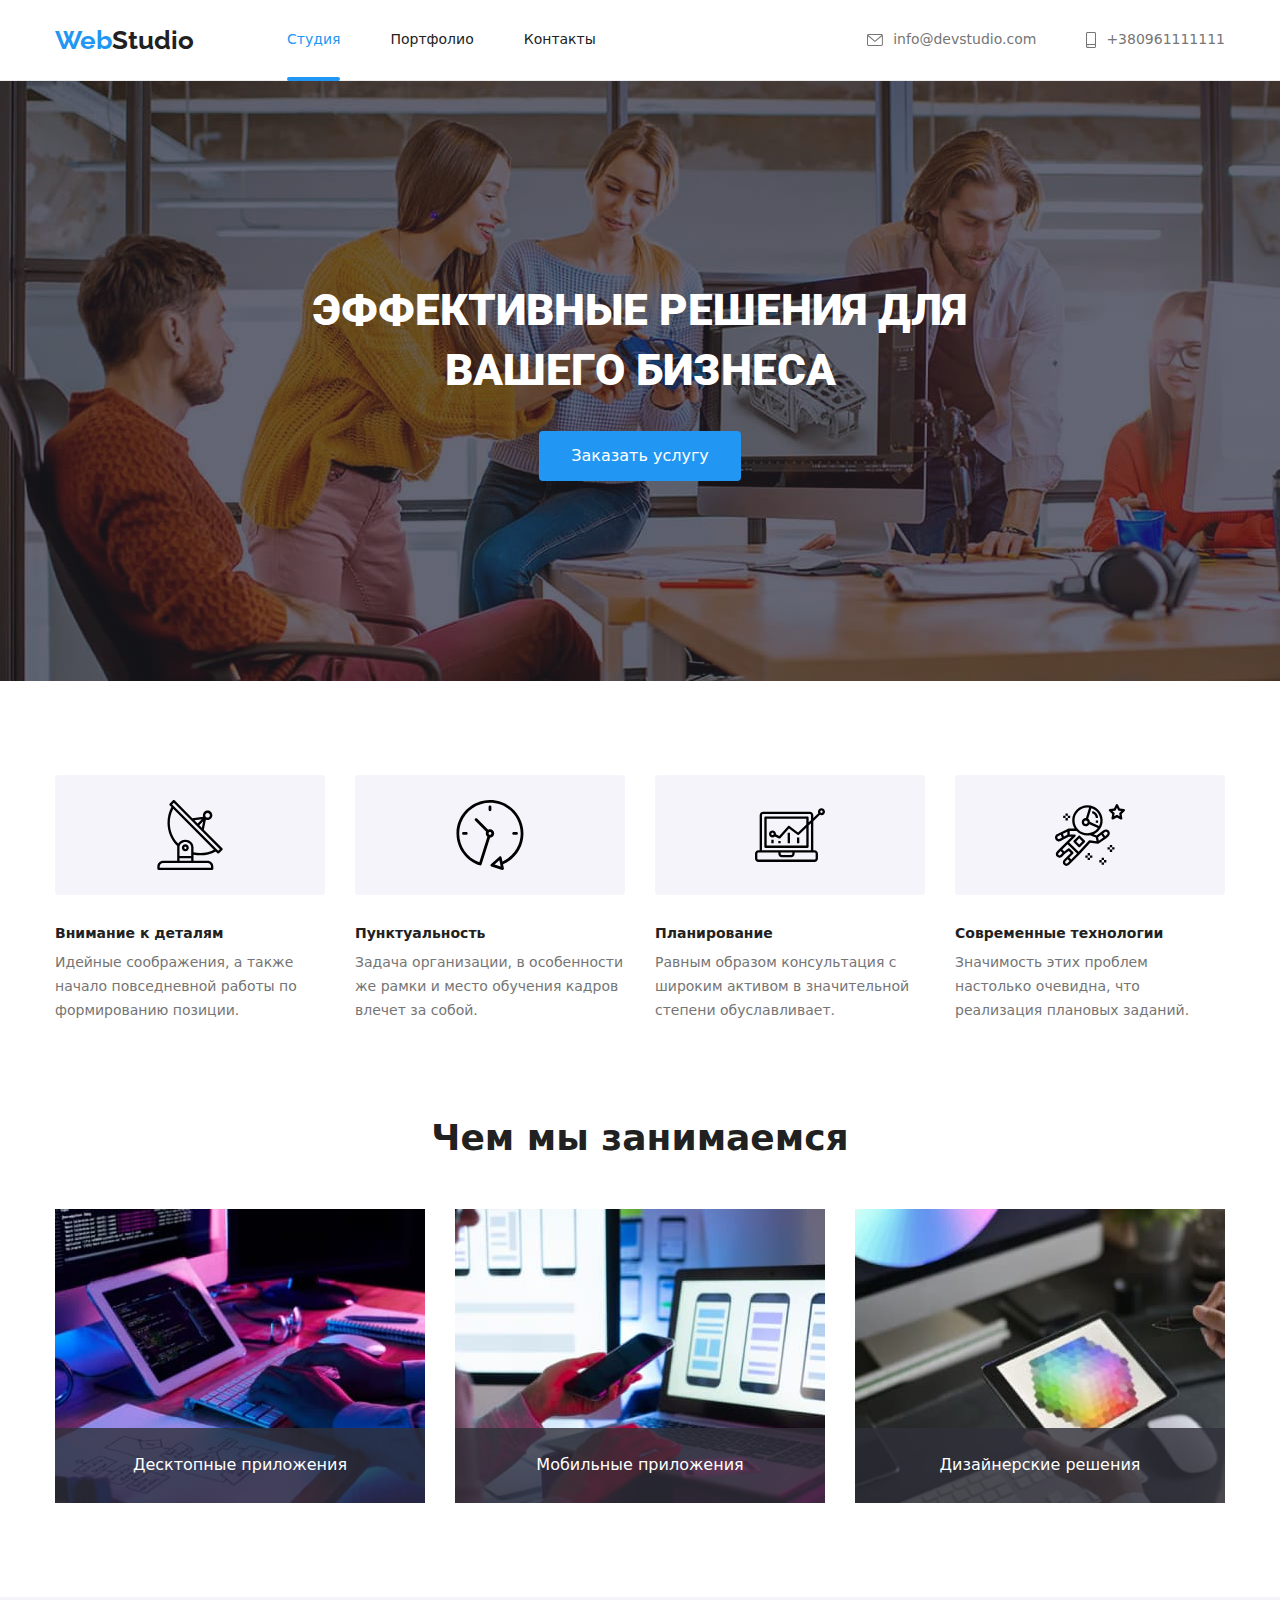
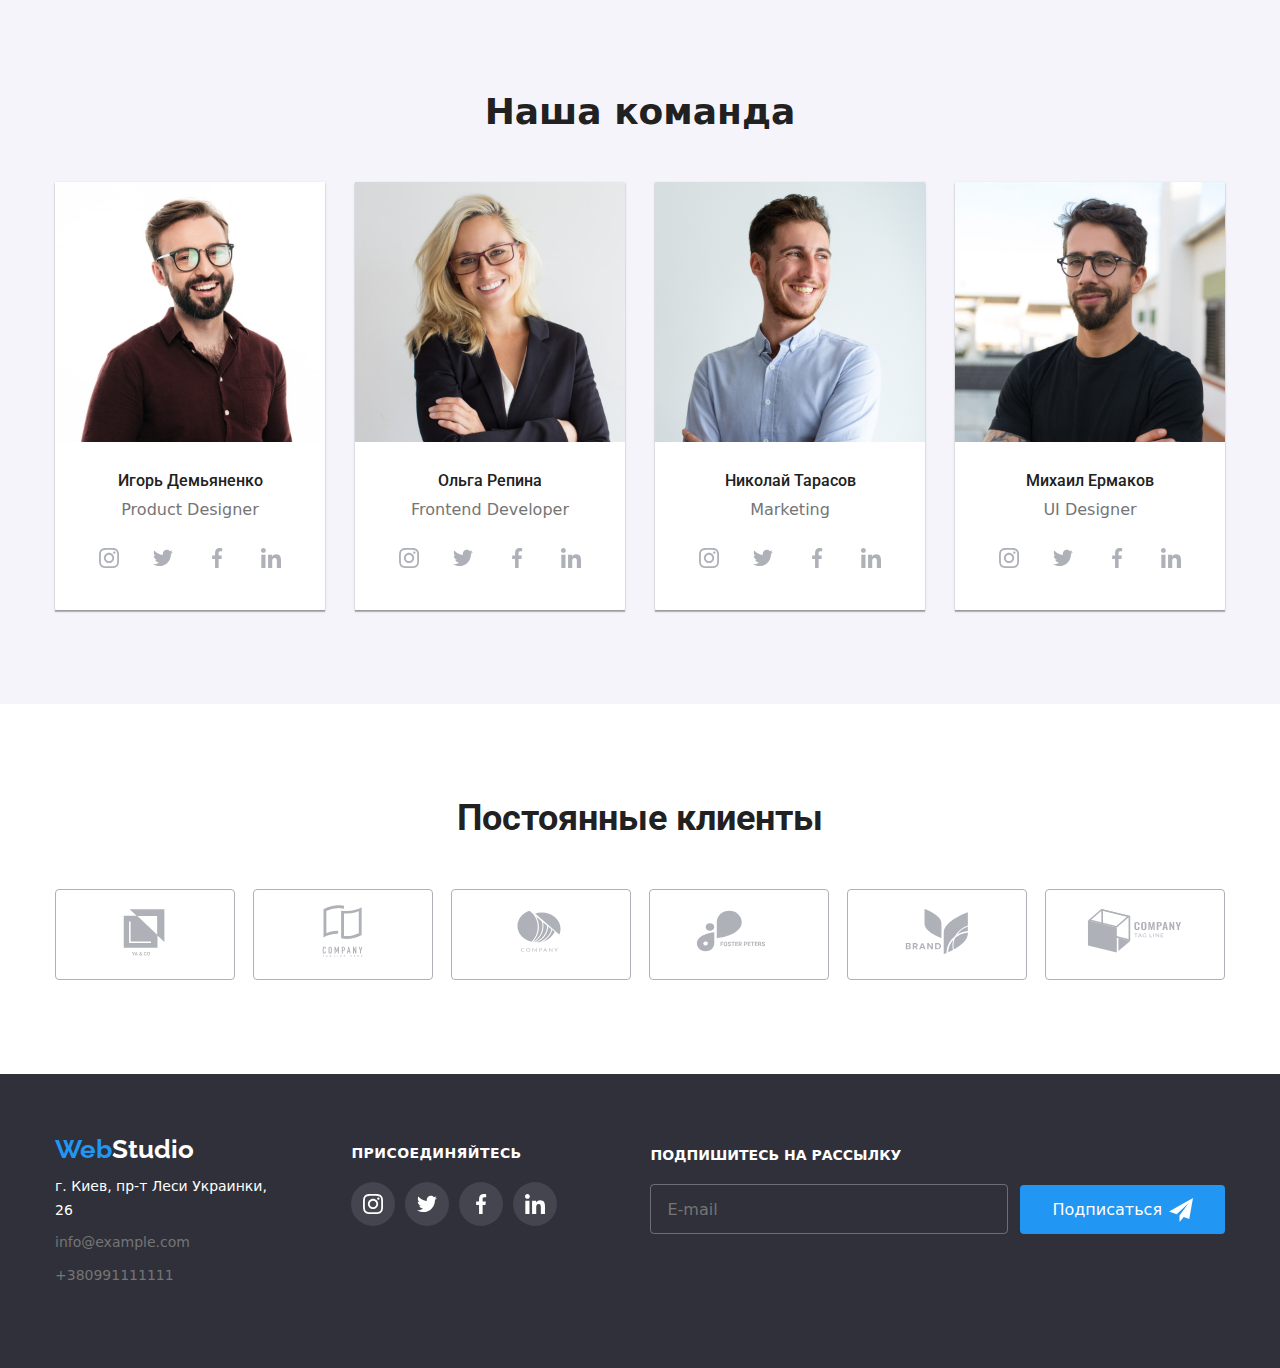
<file: index.html>
<!DOCTYPE html>
<html lang="en">
  <head>
    <meta charset="UTF-8" />
    <meta http-equiv="X-UA-Compatible" content="IE=edge" />
    <meta name="viewport" content="width=device-width, initial-scale=1.0" />
    <title>Document</title>
    <link rel="stylesheet" href="./css/main.min.css">
    <link rel="preconnect" href="https://fonts.googleapis.com" />
    <link rel="preconnect" href="https://fonts.gstatic.com" crossorigin />
    <link
      href="https://fonts.googleapis.com/css2?family=Raleway:wght@700&family=Roboto:wght@400;500;700&display=swap"
      rel="stylesheet"
    />
    <link
      rel="stylesheet"
      href="https://cdnjs.cloudflare.com/ajax/libs/modern-normalize/1.1.0/modern-normalize.min.css"
    />
    
  </head>

  <body>
    <!--ШАПКА ПРОФИЛЯ-->

    <header class="header">
      <div class="header-wrapper">
        <div class="container   header-wrapper__container ">
          <a class="logo " href="./index.html"> <span class="logo--blue-text">Web</span>Studio</a>
          <nav class="nav">
            <!-- Site navigation/ Навигация Сайта  -->
            <ul class="nav__list">
              <li class="nav__item">
                <a class="nav__link  nav--current" href="./index.html">Студия</a>
              </li>

              <li class="nav__item">
                <a class="nav__link " href="./portfolio.html">Портфолио</a>
              </li>
              <li class="nav__item">
                <a class="nav__link " href="Контакты">Контакты</a>
              </li>
            </ul>
          </nav>

          <!--    Information/ Информация    -->
          <ul class="contact">
            <li class="contact__item    ">
              <a class="contact__link  contact__link--flex" href="mailto:info@devstudio.com">
                <svg class="contact__icon" width="16px" height="12px">
                  <use href="./images/sprite.svg#icon-envelope"></use>
                </svg>
                <span>info@devstudio.com</span>
              </a>
            </li>
            <li class="contact__item    ">
              <a class="contact__link  contact__link--flex" href="tel:+380961111111">
                <svg class="contact__icon" width="10px" height="16px">
                  <use href="./images/sprite.svg#icon-smartphone"></use>
                </svg>

                <span> +380961111111</span>
              </a>
            </li>
          </ul>
        </div>
      </div>
    </header>

    <!-- РЕШЕНИЯ ДЛЯ БИЗНЕСА -->

    <main class="main">
      <section class="main-section">
        <h1 class="main-section__title">Эффективные решения для вашего бизнеса</h1>

        <button class="primary-button " type="button" data-modal-open>Заказать услугу</button>
      
        </div>
      </section>

      <!-- ОСОБЕННОСТИ -->

      <section class="features">
        <div class="container">
          <ul class="features__list">
            <li class="features__item">
              <div class="features__icon">
                <svg class="icon__section" width="70px" height="70px">
                  <use href="./images/sprite.svg#icon-antenna"></use>
                </svg>
              </div>
              <h2 class="features__title">Внимание к деталям</h2>
              <p class="features__discription">
                Идейные соображения, а также начало повседневной работы по формированию позиции.
              </p>
            </li>

            <li class="features__item">
              <div class="features__icon">
                <svg class="icon__section" width="70px" height="70px">
                  <use href="./images/sprite.svg#icon-clock"></use>
                </svg>
              </div>

              <h2 class="features__title">Пунктуальность</h2>
              <p class="features__discription">
                Задача организации, в особенности же рамки и место обучения кадров влечет за собой.
              </p>
            </li>

            <li class="features__item">
              <div class="features__icon">
                <svg class="icon__section" width="70px" height="70px">
                  <use href="./images/sprite.svg#icon-diagram"></use>
                </svg>
              </div>

              <h2 class="features__title">Планирование</h2>
              <p class="features__discription">
                Равным образом консультация с широким активом в значительной степени обуславливает.
              </p>
            </li>

            <li class="features__item">
              <div class="features__icon">
                <svg class="icon__section" width="70px" height="70px">
                  <use href="./images/sprite.svg#icon-astronaut"></use>
                </svg>
              </div>
              <h2 class="features__title">Современные технологии</h2>
              <p class="features__discription">
                Значимость этих проблем настолько очевидна, что реализация плановых заданий.
              </p>
            </li>
          </ul>
        </div>
      </section>

      <!--ЧЕМ МЫ ЗАНИМАЕМСЯ -->
      <section class="work">
        <div class="container">
          <h2 class="work__title">Чем мы занимаемся</h2>
          <ul class="work__list">
            <li class="work__item">
              <a  class="work__link" href="#">
              
                <img src="./images/box-1.jpg" alt="computer-work" width="370" />
                <div class="work__label">
                  <p>Десктопные приложения</p>
                </div>
              </a>
            </li>
            <li class="work__item">
              <a class="work__link" href="#">
              <img src="./images/box-2.jpg" alt="teleohone-and-laptop" width="370" />
            <div class="work__label">
              <p>Мобильные приложения</p>
            </div>
          </a>
            </li>
            <li class="work__item">
              <a class="work__link" href="#">
              <img src="./images/box-3.jpg" alt="tablet-graphics" width="370" />
            <div class="work__label">
              <p>Дизайнерские решения</p>
            </div>
          </a>
        </li>

          </ul>
          </div>
        
      </section>

      <!-- НАша команда-->
      <section class="team">
        <div class="container">
          <h2 class="team__title">Наша команда</h2>

          <ul class="team__list">
            <li class="team__item">
              <img src="./images/images-team/img-igor.jpg" alt="photo-igor" width="270" />
              <div class="team__element">
                <h2 class="teammate">Игорь Демьяненко</h2>
                <p class="teammate__position">Product Designer</p>

                <!-- Початок  -->
<div class="team__social-list">
                <ul class="social-list">
                  <li class="social-list__item">
                    <a class="social-list__link--fill" href="#">
                      <svg class="social-list__icon" height="20px" width="20px">
                        <use href="./images/sprite.svg#icon-instagram"></use>
                        </svg>
                    </a>
                  </li>

                  <li class="social-list__item">
                    <a class="social-list__link--fill" href="#">
                      <svg class="social-list__icon" height="20px" width="20px">
                        <use href="./images/sprite.svg#icon-twitter"></use></svg>
                    </a>
                  </li>
                  <li class="social-list__item">
                    <a class="social-list__link--fill" href="#">
                      <svg class="social-list__icon" height="20px" width="20px">
                        <use href="./images/sprite.svg#icon-facebook"></use></svg>
                    </a>
                  </li>
                  <li class="social-list__item">
                    <a class="social-list__link--fill" href="#">
                      <svg class="social-list__icon" height="20px" width="20px">
                        <use href="./images/sprite.svg#icon-linkedin"></use></svg>
                    </a>
                  </li>
                </ul>
              </div>
                <!-- Конец -->
              </div>
            </li>

            <li class="team__item">
              <img src="./images/images-team/img-olga.jpg" alt="photo-olga " width="270" />
              <div class="team__element">
                <h2 class="teammate">Ольга Репина</h2>
                <p class="teammate__position">Frontend Developer</p>
                <div class="team__social-list">

                <ul class="social-list">
                  <li class="social-list__item">
                    <a class="social-list__link--fill" href="#">
                      <svg class="social-list__icon" height="20px" width="20px">
                        <use href="./images/sprite.svg#icon-instagram"></use></svg>
                    </a>
                  </li>
                  <li class="social-list__item">
                    <a class="social-list__link--fill" href="#">
                      <svg class="social-list__icon" height="20px" width="20px">
                        <use href="./images/sprite.svg#icon-twitter"></use></svg>
                    </a>
                  </li>
                  <li class="social-list__item">
                    <a class="social-list__link--fill" href="#">
                      <svg class="social-list__icon" height="20px" width="20px">
                        <use href="./images/sprite.svg#icon-facebook"></use></svg>
                    </a>
                  </li>
                  <li class="social-list__item">
                    <a class="social-list__link--fill" href="#">
                      <svg class="social-list__icon" height="20px" width="20px">
                        <use href="./images/sprite.svg#icon-linkedin"></use></svg>
                    </a>
                  </li>
                </ul>
              </div>
                <!-- Конец -->
              </div>
            </li>

            <li class="team__item">
              <img src="./images/images-team/img-nikolay.jpg" alt="photo-nikolay" width="270" />
              <div class="team__element">
                <h2 class="teammate">Николай Тарасов</h2>
                <p class="teammate__position">Marketing</p>
                <div class="team__social-list">

                <ul class="social-list">
                  <li class="social-list__item">
                    <a class="social-list__link--fill" href="#">
                      <svg class="social-list__icon" height="20px" width="20px">
                        <use href="./images/sprite.svg#icon-instagram"></use></svg>
                    </a>
                  </li>
                  <li class="social-list__item">
                    <a class="social-list__link--fill" href="#">
                      <svg class="social-list__icon" height="20px" width="20px">
                        <use href="./images/sprite.svg#icon-twitter"></use></svg>
                    </a>
                  </li>
                  <li class="social-list__item">
                    <a class="social-list__link--fill" href="#">
                      <svg class="social-list__icon" height="20px" width="20px">
                        <use href="./images/sprite.svg#icon-facebook"></use></svg>
                    </a>
                  </li>
                  <li class="social-list__item">
                    <a class="social-list__link--fill" href="#">
                      <svg class="social-list__icon" height="20px" width="20px">
                        <use href="./images/sprite.svg#icon-linkedin"></use></svg>
                    </a>
                  </li>
                </ul>
              </div>
                <!-- Конец -->
              </div>
            </li>

            <li class="team__item">
              <img src="./images/images-team/img-Mihail.jpg" alt="photo-Mihail" width="270" />
              <div class="team__element">
                <h2 class="teammate">Михаил Ермаков</h2>
                <p class="teammate__position">UI Designer</p>
                <div class="team__social-list">

                <ul class="social-list">
                  <li class="social-list__item">
                    <a class="social-list__link--fill" href="#">
                      <svg class="social-list__icon" height="20px" width="20px">
                        <use href="./images/sprite.svg#icon-instagram"></use></svg>
                    </a>
                  </li>
                  <li class="social-list__item">
                    <a class="social-list__link--fill" href="#">
                      <svg class="social-list__icon" height="20px" width="20px">
                        <use href="./images/sprite.svg#icon-twitter"></use></svg>
                    </a>
                  </li>
                  <li class="social-list__item">
                    <a class="social-list__link--fill" href="#">
                      <svg class="social-list__icon" height="20px" width="20px">
                        <use href="./images/sprite.svg#icon-facebook"></use></svg>
                    </a>
                  </li>
                  <li class="social-list__item">
                    <a class="social-list__link--fill" href="#">
                      <svg class="social-list__icon" height="20px" width="20px">
                        <use href="./images/sprite.svg#icon-linkedin"></use></svg>
                    </a>
                  </li>
                </ul>
              </div>
                <!-- Конец -->
              </div>
            </li>
          </ul>
        </div>
      </section>

      <section class="clients">
        <div class="container">
          <h2 class="clients__title">Постоянные клиенты</h2>
          <ul class="clients__list">
            <li class="clients__paragraph">
              <a class="clients__item" href="#">
                <svg class="clients__icon-svg" width="106px" height="60px">
                  <use href="./images/sprite.svg#icon-yaco"></use></svg>
              </a>
            </li>
            <li class="clients__paragraph">
              <a class="clients__item" href="#">
                <svg class="clients__icon-svg" width="106px" height="60px">
                  <use href="./images/sprite.svg#icon-company-tagline"></use></svg>
              </a>
            </li>
            <li class="clients__paragraph">
              <a class="clients__item" href="#">
                <svg class="clients__icon-svg" width="106px" height="60px">
                  <use href="./images/sprite.svg#icon-company"></use></svg>
              </a>
            </li>
            <li class="clients__paragraph">
              <a class="clients__item" href="#">
                <svg class="clients__icon-svg" width="106px" height="60px">
                  <use href="./images/sprite.svg#icon-foster"></use></svg>
              </a>
            </li>
            <li class="clients__paragraph">
              <a class="clients__item" href="#">
                <svg class="clients__icon-svg" width="106px" height="60px">
                  <use href="./images/sprite.svg#icon-brend"></use></svg>
              </a>
            </li>
            <li class="clients__paragraph">
              <a class="clients__item" href="#">
                <svg class="clients__icon-svg" width="106px" height="60px">
                  <use href="./images/sprite.svg#icon-linetag"></use></svg>
              </a>
            </li>
          </ul>
        </div>
      </section>

      <!--Нижний контитул-->

    
    </main>

    <footer class="footer">
      <div class="container footer__container">
        <div class="footer__inform">
          <a class="logo " href="./index.html">
            <span class="logo--blue-text">Web</span><span class="logo--white-text">Studio</span></a
          >
          <address class="address-link">
            <ul class="footer__list" >
              <li class="footer__item">
              </li>
              <li class="footer__item">
                <a
                  class="footer__maps "
                  href="https://www.google.com/maps/place/%D0%B1%D1%83%D0%BB.+%D0%9B%D0%B5%D1%81%D0%B8+%D0%A3%D0%BA%D1%80%D0%B0%D0%B8%D0%BD%D0%BA%D0%B8,+26,+%D0%9A%D0%B8%D0%B5%D0%B2,+02000/@50.4265807,30.5361971,17z/data=!3m1!4b1!4m5!3m4!1s0x40d4cf0e033ecbe9:0x57a4dffefec77da0!8m2!3d50.4265807!4d30.5383858"
                  >г. Киев, пр-т Леси Украинки, 26
                </a>
              </li>
              <li class="footer__item">
                <a class="contact__link " href="mailto:info@example.com">info@example.com</a>
              </li>
              <li class="footer__item">
                <a class="contact__link " href="tel=+380991111111">+380991111111</a>
              </li>
            </ul>
          </address>
        </div>
        <div class="join">
          <b class="join__title">присоединяйтесь</b>
          <ul class="social-list social-list--center">
            <li class="social-list__item">
              <a class="social-list__link--background-color " href="#">
                <svg class="social-list__icon" height="20px" width="20px">
                  <use href="./images/sprite.svg#icon-instagram"></use></svg>
              </a>
            </li>
            <li class="social-list__item">
              <a class="social-list__link--background-color " href="#">
                <svg class="social-list__icon" height="20px" width="20px">
                  <use href="./images/sprite.svg#icon-twitter"></use></svg>
              </a>
            </li>
            <li class="social-list__item">
              <a class="social-list__link--background-color " href="#">
                <svg class="social-list__icon" height="20px" width="20px">
                  <use href="./images/sprite.svg#icon-facebook"></use></svg>
              </a>
            </li>
            <li class="social-list__item">
              <a class="social-list__link--background-color " href="#">
                <svg class="social-list__icon" height="20px" width="20px">
                  <use href="./images/sprite.svg#icon-linkedin"></use></svg>
              </a>
            </li>
          </ul>
        </div>

        <div class="subscription">
          <b class="subscription__title">ПОДПИШИТЕСЬ НА РАССЫЛКУ</b>
          <form class="subscription__nav">
            <input class="subscription__input" type="text" name="E-mail" id="subscription" placeholder="E-mail  ">
            <label for="subscription__label"></label>
            <button type="submit" class="primary-button primary-button--flex-center " >
            
              
              Подписаться
              <svg class="subscription__icon" height="24px" width="24px" >
                <use href="./images/sprite.svg#icon-send"> </use>
              </svg>
            
            </button>
            
          </form>
          
          
          
          
          </div>

      </div>
      





    </footer>

    <div class="backdrop is-hidden" data-modal>
      <div class="modal">
        <p class="modal__text">Оставьте свои данные, мы вам перезвоним</p>
        <form class="form">
          

        <div class="form__field">
          <label class="form__label" for="person">Имя</label>
          <div class="form__input-group-absolute">
          <svg class="form__svg" height="18px" width="18px" >
            <use href="./images/sprite.svg#icon-person-modal"></use>
          </svg>
          <input  class="form__input" type="text" name="person" id="person">
        </div>
        </div>

<div class="form__field">
<label class="form__label" for="telephone" >Телефон</label>
<div class="form__input-group-absolute">
<svg class="form__svg" height="18px" width="18px" >
<use href="./images/sprite.svg#icon-phone-modal"></use>
</svg>
<input class="form__input" type="text" name="telephone" id="telephone">
</div>
</div>

<div class="form__field">
<label class="form__label" for="envelope">Почта</label>
<div class="form__input-group-absolute">

<svg class="form__svg" height="18px" width="18px" >
  <use href="./images/sprite.svg#icon-email-modal"></use>
</svg>
<input class="form__input" type="text" name="envelope" id="envelope">

</div>
</div>

<div class="form__field   form__field--comment">
<label class="form__label" for="comment">Комментарий</label>
<textarea class="form__comment" name="comment" id="comment" cols="30" rows="10" placeholder="Введите текст"></textarea>
</div>






<div class="form__field--checkbox">
<label class="form__checkbox-label" >
 <div class="form__checkbox-wrapper">
  <input class="form__checkbox-input" type="checkbox" name="mailing"  >

 <span class="form__checkbox-icon"> 
  <svg class="form__checkbox-icon-object" width="16px"  height="15px">
  <use href="./images/sprite.svg#icon-nike"></use>
 </svg> 
</span>   

<div class="form__checkbox"> Соглашаюсь с рассылкой и принимаю  <span><a  class="form__checkbox-label--underline" href="#">Условия договора </a></span>  </div>
</div>
 </label>
</div>   





<div class="form__primary-button" >
<button type="submit" class="primary-button primary-button--shadow ">Отправить</button>
</form>
</div>









        <button class="modal__close-button" data-modal-close>
          <svg class="modal__close-svg" width="18px" height="18px">
            <use href="./images/sprite.svg#icon-close-black"></use>
          </svg>
        </button>
      </div>

    <script src="./js/modal.js"></script>
  </body>
</html>
</file>
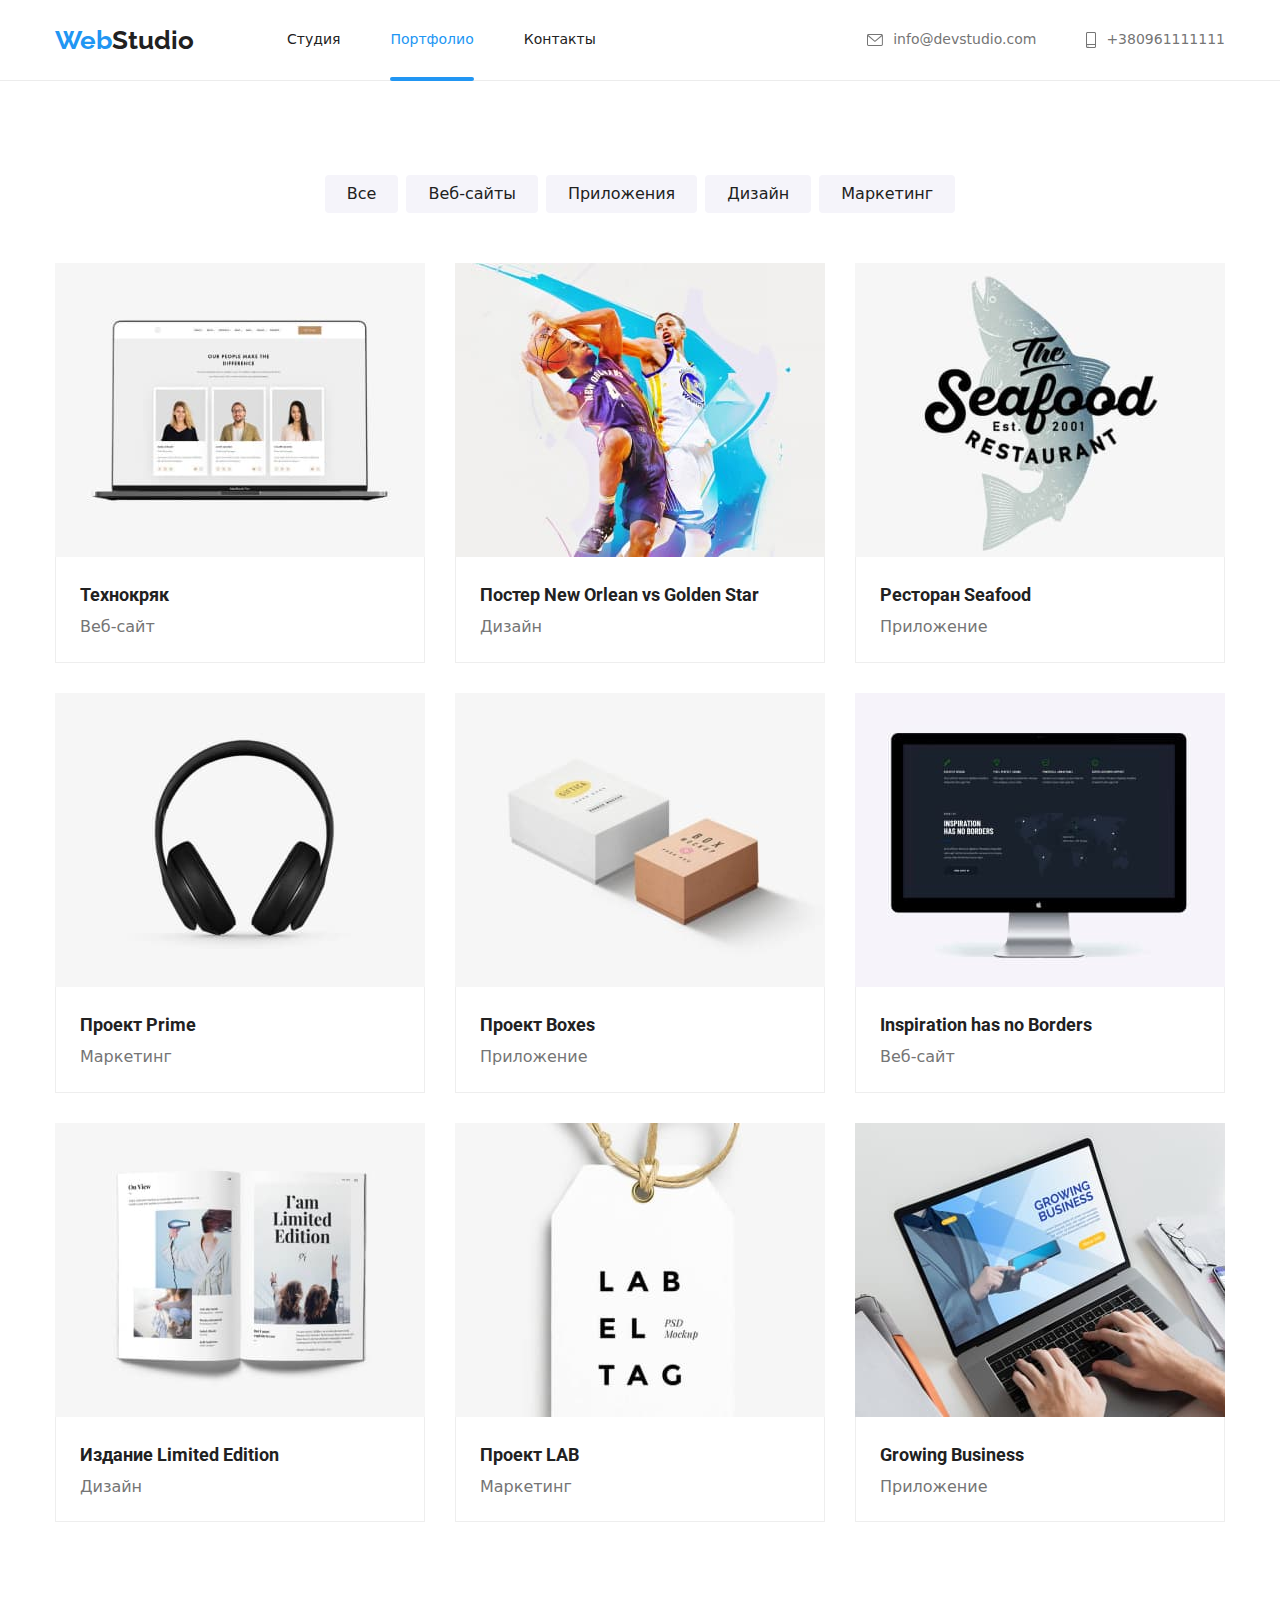
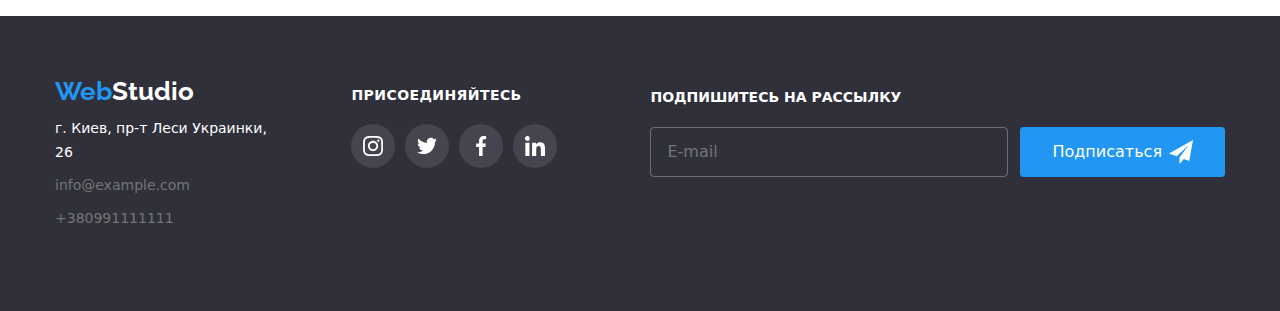
<file: portfolio.html>
<!DOCTYPE html>
<html lang="en">
  <head>
    <meta charset="UTF-8" />
    <meta http-equiv="X-UA-Compatible" content="IE=edge" />
    <meta name="viewport" content="width=device-width, initial-scale=1.0" />
    <title>Document</title>
    <link rel="stylesheet" href="./css/main.min.css">
    <link rel="preconnect" href="https://fonts.googleapis.com" />
    <link rel="preconnect" href="https://fonts.gstatic.com" crossorigin />
    <link
      href="https://fonts.googleapis.com/css2?family=Raleway:wght@700&family=Roboto:wght@400;500;700&display=swap"
      rel="stylesheet"
    />
    <link
      rel="stylesheet"
      href="https://cdnjs.cloudflare.com/ajax/libs/modern-normalize/1.1.0/modern-normalize.min.css"
    />
    
  </head>

  <body>
    <!--ШАПКА ПРОФИЛЯ-->

    <header class="header">
      <div class="header-wrapper">
        <div class="container   header-wrapper__container ">
          <a class="logo " href="./index.html"> <span class="logo--blue-text">Web</span>Studio</a>
          <nav class="nav">
            <!-- Site navigation/ Навигация Сайта  -->
            <ul class="nav__list">
              <li class="nav__item">
                <a class="nav__link " href="./index.html">Студия</a>
              </li>

              <li class="nav__item">
                <a class="nav__link nav--current" href="./portfolio.html">Портфолио</a>
              </li>
              <li class="nav__item">
                <a class="nav__link " href="Контакты">Контакты</a>
              </li>
            </ul>
          </nav>

          <!--    Information/ Информация    -->
          <ul class="contact">
            <li class="contact__item    ">
              <a class="contact__link  contact__link--flex" href="mailto:info@devstudio.com">
                <svg class="contact__icon" width="16px" height="12px">
                  <use href="./images/sprite.svg#icon-envelope"></use>
                </svg>
                <span>info@devstudio.com</span>
              </a>
            </li>
            <li class="contact__item    ">
              <a class="contact__link  contact__link--flex" href="tel:+380961111111">
                <svg class="contact__icon" width="10px" height="16px">
                  <use href="./images/sprite.svg#icon-smartphone"></use>
                </svg>

                <span> +380961111111</span>
              </a>
            </li>
          </ul>
        </div>
      </div>
    </header>

    <main class="main">
      <h1 class="title-hide">Портфолио</h1>
      <section class="portfolio-section">
        <div class="container">
          <ul class="filter-list">
            <li class="filter-list__item">
              <button class="secondary__button " type="button">Все</button>
            </li>
            <li class="filter-list__item">
              <button class="secondary__button" type="button">Веб-сайты</button>
            </li>

            <li class="filter-list__item">
              <button class="secondary__button " type="button">Приложения</button>
            </li>

            <li class="filter-list__item">
              <button class="secondary__button " type="button">Дизайн</button>
            </li>

            <li class="filter-list__item">
              <button class="secondary__button " type="button">Маркетинг</button>
            </li>
          </ul>

          <ul class="portfolio-list">
            <li class="portfolio-list__element">
              <a class="portfolio-list__link " href="#"
                >
                <div class="overlow-hidden">
                <img src="./images/images-1.jpg" alt="web-site" width="370" />
                <div class="portfolio-list__label">
                  <p class="portfolio-list__text">
                    Технокряк это современная площадка распространения коронавируса. Компании
                    используют эту платформу для цифрового шпионажа и атак на защищённые сервера
                    конкурентов.
                  </p>
                </div>
              </div>
                <div class="portfolio-list__content">
                  <h2 class="portfolio-list__title">Технокряк</h2>
                  <p class="portfolio-list__description">Веб-сайт</p>
                </div></a
              >
            </li>

            <li class="portfolio-list__element">
              <a class="portfolio-list__link " href="#"
                >
                <div class="overlow-hidden">

                  <img src="./images/images-2.jpg" alt="design" width="370" />

                <div class="portfolio-list__label">
                  <p class="portfolio-list__text">
                    Технокряк это современная площадка распространения коронавируса. Компании
                    используют эту платформу для цифрового шпионажа и атак на защищённые сервера
                    конкурентов.
                  </p>
                </div>
              </div>
                <div class="portfolio-list__content ">
                  <h2 class="portfolio-list__title">Постер New Orlean vs Golden Star</h2>
                  <p class="portfolio-list__description">Дизайн</p>
                </div></a
              >
            </li>

            <li class="portfolio-list__element">
              <a class="portfolio-list__link  " href="#"
                >
                <div class="overlow-hidden">

                <img src="./images/images-3.jpg" alt="attachment" width="370" />

                <div class="portfolio-list__label">
                  <p class="portfolio-list__text">
                    Технокряк это современная площадка распространения коронавируса. Компании
                    используют эту платформу для цифрового шпионажа и атак на защищённые сервера
                    конкурентов.
                  </p>
                </div>
              </div>
                <div class="portfolio-list__content">
                  <h2 class="portfolio-list__title">Ресторан Seafood</h2>
                  <p class="portfolio-list__description">Приложение</p>
                </div></a
              >
            </li>

            <li class="portfolio-list__element">
              <a class="portfolio-list__link " href="#">
                <div class="overlow-hidden">

                <img src="./images/images-4.jpg" alt="marketing" width="370" />

                <div class="portfolio-list__label">
                  <p class="portfolio-list__text">
                    Технокряк это современная площадка распространения коронавируса. Компании
                    используют эту платформу для цифрового шпионажа и атак на защищённые сервера
                    конкурентов.
                  </p>
                </div>
              </div>
                <div class="portfolio-list__content ">
                  <h2 class="portfolio-list__title">Проект Prime</h2>
                  <p class="portfolio-list__description">Маркетинг</p>
                </div></a
              >
            </li>

            <li class="portfolio-list__element">
              <a class="portfolio-list__link " href="#"
                > 
                <div class="overlow-hidden">

                <img src="./images/images-5.jpg" alt="attachment-boxes" width="370" />

                <div class="portfolio-list__label">
                  <p class="portfolio-list__text">
                    Технокряк это современная площадка распространения коронавируса. Компании
                    используют эту платформу для цифрового шпионажа и атак на защищённые сервера
                    конкурентов.
                  </p>
                </div>
              </div>
                <div class="portfolio-list__content ">
                  <h2 class="portfolio-list__title">Проект Boxes</h2>
                  <p class="portfolio-list__description">Приложение</p>
                </div></a
              >
            </li>

            <li class="portfolio-list__element">
              <a class="portfolio-list__link " href="#"
                >
                <div class="overlow-hidden">

                <img src="./images/images-6.jpg" alt="web-site-borders" width="370" />

                <div class="portfolio-list__label">
                  <p class="portfolio-list__text">
                    Технокряк это современная площадка распространения коронавируса. Компании
                    используют эту платформу для цифрового шпионажа и атак на защищённые сервера
                    конкурентов.
                  </p>
                </div>
              </div>
                <div class="portfolio-list__content">
                  <h2 class="portfolio-list__title">Inspiration has no Borders</h2>
                  <p class="portfolio-list__description">Веб-сайт</p>
                </div></a
              >
            </li>

            <li class="portfolio-list__element">
              <a class="portfolio-list__link " href="#"
                > 
                <div class="overlow-hidden">


                <img src="./images/images-7.jpg" alt="design-editor" width="370" />

                <div class="portfolio-list__label">
                  <p class="portfolio-list__text">
                    Технокряк это современная площадка распространения коронавируса. Компании
                    используют эту платформу для цифрового шпионажа и атак на защищённые сервера
                    конкурентов.
                  </p>
                </div>
              </div>
                <div class="portfolio-list__content">
                  <h2 class="portfolio-list__title">Издание Limited Edition</h2>
                  <p class="portfolio-list__description">Дизайн</p>
                </div></a
              >
            </li>

            <li class="portfolio-list__element">
              <a class="portfolio-list__link " href="#"
                >
                <div class="overlow-hidden">

                <img src="./images/images-8.jpg" alt="marketing-lab" width="370" />

                <div class="portfolio-list__label">
                  <p class="portfolio-list__text">
                    Технокряк это современная площадка распространения коронавируса. Компании
                    используют эту платформу для цифрового шпионажа и атак на защищённые сервера
                    конкурентов.
                  </p>
                </div>
              </div>
                <div class="portfolio-list__content">
                  <h2 class="portfolio-list__title">Проект LAB</h2>
                  <p class="portfolio-list__description">Маркетинг</p>
                </div></a
              >
            </li>

            <li class="portfolio-list__element">
              <a class="portfolio-list__link " href="#">

                <div class="overlow-hidden">

                <img src="./images/images-9.jpg" alt="attachment-business" width="370" />

                <div class="portfolio-list__label">
                  <p class="portfolio-list__text">
                    Технокряк это современная площадка распространения коронавируса. Компании
                    используют эту платформу для цифрового шпионажа и атак на защищённые сервера
                    конкурентов.
                  </p>
                </div>
              </div>
                <div class="portfolio-list__content">
                  <h2 class="portfolio-list__title">Growing Business</h2>
                  <p class="portfolio-list__description">Приложение</p>
                </div></a
              >
            </li>
          </ul>
        </div>
      </section>
      <footer class="footer">
        <div class="container footer__container">
          <div class="footer__inform">
            <a class="logo " href="./index.html">
              <span class="logo--blue-text">Web</span><span class="logo--white-text">Studio</span></a
            >
            <address class="address-link">
              <ul class="footer__list" >
                <li class="footer__item">
                </li>
                <li class="footer__item">
                  <a
                    class="footer__maps "
                    href="https://www.google.com/maps/place/%D0%B1%D1%83%D0%BB.+%D0%9B%D0%B5%D1%81%D0%B8+%D0%A3%D0%BA%D1%80%D0%B0%D0%B8%D0%BD%D0%BA%D0%B8,+26,+%D0%9A%D0%B8%D0%B5%D0%B2,+02000/@50.4265807,30.5361971,17z/data=!3m1!4b1!4m5!3m4!1s0x40d4cf0e033ecbe9:0x57a4dffefec77da0!8m2!3d50.4265807!4d30.5383858"
                    >г. Киев, пр-т Леси Украинки, 26
                  </a>
                </li>
                <li class="footer__item">
                  <a class="contact__link " href="mailto:info@example.com">info@example.com</a>
                </li>
                <li class="footer__item">
                  <a class="contact__link " href="tel=+380991111111">+380991111111</a>
                </li>
              </ul>
            </address>
          </div>
          <div class="join">
            <b class="join__title">присоединяйтесь</b>
            <ul class="social-list social-list--center">
              <li class="social-list__item">
                <a class="social-list__link--background-color " href="#">
                  <svg class="social-list__icon" height="20px" width="20px">
                    <use href="./images/sprite.svg#icon-instagram"></use></svg>
                </a>
              </li>
              <li class="social-list__item">
                <a class="social-list__link--background-color " href="#">
                  <svg class="social-list__icon" height="20px" width="20px">
                    <use href="./images/sprite.svg#icon-twitter"></use></svg>
                </a>
              </li>
              <li class="social-list__item">
                <a class="social-list__link--background-color " href="#">
                  <svg class="social-list__icon" height="20px" width="20px">
                    <use href="./images/sprite.svg#icon-facebook"></use></svg>
                </a>
              </li>
              <li class="social-list__item">
                <a class="social-list__link--background-color " href="#">
                  <svg class="social-list__icon" height="20px" width="20px">
                    <use href="./images/sprite.svg#icon-linkedin"></use></svg>
                </a>
              </li>
            </ul>
          </div>
  
          <div class="subscription">
            <b class="subscription__title">ПОДПИШИТЕСЬ НА РАССЫЛКУ</b>
            <form class="subscription__nav">
              <input class="subscription__input" type="text" name="E-mail" id="subscription" placeholder="E-mail  ">
              <label for="subscription__label"></label>
              <button type="submit" class="primary-button primary-button--flex-center " >
              
                
                Подписаться
                <svg class="subscription__icon" height="24px" width="24px" >
                  <use href="./images/sprite.svg#icon-send"> </use>
                </svg>
              
              </button>
              
            </form>
            
            
            
            
            </div>
  
        </div>
        
  
  
  
  
  
      </footer>
  
      <div class="backdrop is-hidden" data-modal>
        <div class="modal">
          <p class="modal__text">Оставьте свои данные, мы вам перезвоним</p>
          <form class="form">
            
  
          <div class="form__field">
            <label class="form__label" for="person">Имя</label>
            <div class="form__input-group-absolute">
            <svg class="form__svg" height="18px" width="18px" >
              <use href="./images/sprite.svg#icon-person-modal"></use>
            </svg>
            <input  class="form__input" type="text" name="person" id="person">
          </div>
          </div>
  
  <div class="form__field">
  <label class="form__label" for="telephone" >Телефон</label>
  <div class="form__input-group-absolute">
  <svg class="form__svg" height="18px" width="18px" >
  <use href="./images/sprite.svg#icon-phone-modal"></use>
  </svg>
  <input class="form__input" type="text" name="telephone" id="telephone">
  </div>
  </div>
  
  <div class="form__field">
  <label class="form__label" for="envelope">Почта</label>
  <div class="form__input-group-absolute">
  
  <svg class="form__svg" height="18px" width="18px" >
    <use href="./images/sprite.svg#icon-email-modal"></use>
  </svg>
  <input class="form__input" type="text" name="envelope" id="envelope">
  
  </div>
  </div>
  
  <div class="form__field   form__field--comment">
  <label class="form__label" for="comment">Комментарий</label>
  <textarea class="form__comment" name="comment" id="comment" cols="30" rows="10" placeholder="Введите текст"></textarea>
  </div>
  
  
  
  
  
  
  <div class="form__field--checkbox">
  <label class="form__checkbox-label" >
   <div class="form__checkbox-wrapper">
    <input class="form__checkbox-input" type="checkbox" name="mailing"  >
  
   <span class="form__checkbox-icon"> 
    <svg class="form__checkbox-icon-object" width="16px"  height="15px">
    <use href="./images/sprite.svg#icon-nike"></use>
   </svg> 
  </span>   
  
  <div class="form__checkbox"> Соглашаюсь с рассылкой и принимаю  <span><a  class="form__checkbox-label--underline" href="#">Условия договора </a></span>  </div>
  </div>
   </label>
  </div>   
  
  
  
  
  
  <div class="form__primary-button" >
  <button type="submit" class="primary-button primary-button--shadow ">Отправить</button>
  </form>
  </div>
  
  
  
  
  
  
  
  
  
          <button class="modal__close-button" data-modal-close>
            <svg class="modal__close-svg" width="18px" height="18px">
              <use href="./images/sprite.svg#icon-close-black"></use>
            </svg>
          </button>
        </div>
  
      <script src="./js/modal.js"></script>
    </body>
  </html>
</file>
<file: css/main.min.css>
/*! modern-normalize v0.6.0 | MIT License | https://github.com/sindresorhus/modern-normalize */*,*::before,*::after{-webkit-box-sizing:border-box;box-sizing:border-box}:root{-moz-tab-size:4;-o-tab-size:4;tab-size:4}html{line-height:1.15;-webkit-text-size-adjust:100%}body{margin:0}body{font-family:system-ui,-apple-system,"Segoe UI",Roboto,Helvetica,Arial,sans-serif,"Apple Color Emoji","Segoe UI Emoji"}hr{height:0}abbr[title]{-webkit-text-decoration:underline dotted;text-decoration:underline dotted}b,strong{font-weight:bolder}code,kbd,samp,pre{font-family:SFMono-Regular, Consolas, "Liberation Mono", Menlo, monospace;font-size:1em}small{font-size:80%}sub,sup{font-size:75%;line-height:0;position:relative;vertical-align:baseline}sub{bottom:-0.25em}sup{top:-0.5em}button,input,optgroup,select,textarea{font-family:inherit;font-size:100%;line-height:1.15;margin:0}button,select{text-transform:none}button,[type="button"],[type="reset"],[type="submit"]{-webkit-appearance:button}button::-moz-focus-inner,[type="button"]::-moz-focus-inner,[type="reset"]::-moz-focus-inner,[type="submit"]::-moz-focus-inner{border-style:none;padding:0}button:-moz-focusring,[type="button"]:-moz-focusring,[type="reset"]:-moz-focusring,[type="submit"]:-moz-focusring{outline:1px dotted ButtonText}fieldset{padding:0.35em 0.75em 0.625em}legend{padding:0}progress{vertical-align:baseline}[type="number"]::-webkit-inner-spin-button,[type="number"]::-webkit-outer-spin-button{height:auto}[type="search"]{-webkit-appearance:textfield;outline-offset:-2px}[type="search"]::-webkit-search-decoration{-webkit-appearance:none}::-webkit-file-upload-button{-webkit-appearance:button;font:inherit}summary{display:list-item}.header{border-bottom:1px solid #ececec}.header-wrapper__container{display:-webkit-box;display:-ms-flexbox;display:flex;-webkit-box-align:center;-ms-flex-align:center;align-items:center;-ms-flex-wrap:wrap;flex-wrap:wrap}ul{padding:0;margin:0;list-style:none}h1,h2,h3,h4,h5,h6,p{margin:0}a{text-decoration:none;cursor:pointer}img{display:block;max-width:100%;height:auto}.form__input,.form__comment,.subscription__input{outline:none}.title-hide{display:none}.container{width:1200px;margin:0 auto;padding:0 15px}.overlow-hidden{overflow:hidden;position:relative}.portfolio-section{padding:94px 0}.address-link{font-style:normal;font-size:14px;line-height:1.71}.nav--current::after,.social-list__link--fill:hover,.social-list__link--fill:focus,.social-list__link--background-color:hover,.social-list__link--background-color:focus,.form .form__checkbox-input:checked+.form__checkbox-icon,.primary-button,.secondary__button:hover,.secondary__button:focus{background-color:#2196f3}.contact__link:hover .contact__icon,.contact__link:focus .contact__icon,.clients__item__paragraph:hover .clients__item,.clients__item__paragraph:focus .clients__item,.clients__item:hover,.clients__item:focus,.modal__close-svg:hover,.modal__close-svg:focus,.form__input-group-absolute:focus-within>.form__svg,.form__input-group-absolute:hover>.form__svg{fill:#2196f3}.social-list__icon:hover,.social-list__icon:focus,.social-list__link--fill:hover,.social-list__link--fill:focus,.social-list__link--fill:hover .social-list__link--fill__icon,.social-list__link--fill:focus .social-list__link--fill__icon,.social-list__link--background-color .social-list__icon{fill:#fff}.contact__link:hover .contact__icon,.contact__link:focus .contact__icon,.clients__item__paragraph:hover .clients__item,.clients__item__paragraph:focus .clients__item,.clients__item:hover,.clients__item:focus,.modal__close-svg:hover,.modal__close-svg:focus,.form__input-group-absolute:focus-within>.form__svg,.form__input-group-absolute:hover>.form__svg{fill:#2196f3}.logo{color:#212121;font-weight:bold;font-size:26px;line-height:1.19;font-family:Raleway;font-style:normal;font-weight:bold}.logo--blue-text{color:#2196f3}.logo--white-text{color:#fff}.nav{display:-webkit-box;display:-ms-flexbox;display:flex;margin-left:93px}.nav__list{display:-webkit-box;display:-ms-flexbox;display:flex;color:#212121;font-weight:500;font-size:14px;line-height:1.14}.nav__item:not(:first-child){margin-left:50px}.nav__link{position:relative;color:#212121;display:block;padding:32px 0;-webkit-transition:color 250ms cubic-bezier(0.4, 0, 0.2, 1);transition:color 250ms cubic-bezier(0.4, 0, 0.2, 1)}.nav__link:hover,.nav__link:focus{color:#2196f3}.nav__link:active{color:blue}.nav--current{position:relative;color:#2196f3}.nav--current::after{content:'';position:absolute;width:100%;height:4px;left:0;bottom:-1px;display:block;border-radius:2px}.contact{display:-webkit-box;display:-ms-flexbox;display:flex;-webkit-box-align:center;-ms-flex-align:center;align-items:center;-webkit-box-pack:center;-ms-flex-pack:center;justify-content:center;color:#757575;font-weight:500;font-size:14px;line-height:1.14;margin-left:auto}.contact__link--flex{display:-webkit-box;display:-ms-flexbox;display:flex;-webkit-box-align:center;-ms-flex-align:center;align-items:center;-webkit-box-pack:none;-ms-flex-pack:none;justify-content:none}.contact__item:not(:first-child){margin-left:50px}.contact__item{margin-left:auto}.contact__link{color:#757575;padding-left:0;-webkit-transition:color 250ms cubic-bezier(0.4, 0, 0.2, 1);transition:color 250ms cubic-bezier(0.4, 0, 0.2, 1)}.contact__link:hover,.contact__link:focus{color:#2196f3}.contact__icon{fill:#757575;margin-right:10px;-webkit-transition:fill 250ms cubic-bezier(0.4, 0, 0.2, 1);transition:fill 250ms cubic-bezier(0.4, 0, 0.2, 1)}.main-section{background:#2f303a;text-align:center;padding-bottom:280px;padding:200px 0;height:600px;max-width:1600px;margin:0 auto;background-image:-webkit-gradient(linear, left top, left bottom, from(rgba(47,48,58,0.4)), to(rgba(47,48,58,0.4))),url(../images/background.jpg);background-image:linear-gradient(to bottom, rgba(47,48,58,0.4), rgba(47,48,58,0.4)),url(../images/background.jpg)}.main-section__title{font-family:'Roboto' , sans-serif;color:#fff;font-weight:900;font-size:44px;line-height:1.36;text-align:center;margin:0 auto;text-transform:uppercase;margin-bottom:30px;width:696px}.features{padding:94px 0;background-color:var(--white-color)}.features__list{display:-webkit-box;display:-ms-flexbox;display:flex;-webkit-box-align:none;-ms-flex-align:none;align-items:none;-webkit-box-pack:justify;-ms-flex-pack:justify;justify-content:space-between}.features__item{width:270px}.features__icon{display:-webkit-box;display:-ms-flexbox;display:flex;width:270px;-webkit-box-pack:center;-ms-flex-pack:center;justify-content:center;background:#f5f4fa;border-radius:4px;margin-bottom:30px;padding:25px 0}.features__title{color:#212121;font-weight:bold;font-size:14px;line-height:16px;margin-bottom:10px}.features__discription{color:#757575;font-size:14px;line-height:1.71}.work{margin-bottom:94px;background-color:var(--white-color)}.work__title{color:#212121;text-align:center;font-size:36px;line-height:1.16;margin-bottom:50px}.work .work__list{display:-webkit-box;display:-ms-flexbox;display:flex;-webkit-box-align:none;-ms-flex-align:none;align-items:none;-webkit-box-pack:justify;-ms-flex-pack:justify;justify-content:space-between}.work__item{position:relative}.work__link{cursor:pointer}.work__label{display:-webkit-box;display:-ms-flexbox;display:flex;-webkit-box-align:center;-ms-flex-align:center;align-items:center;-webkit-box-pack:center;-ms-flex-pack:center;justify-content:center;position:absolute;width:100%;color:#fff;background:rgba(47,48,58,0.8);bottom:0;left:0;padding:28px 0}.team{color:#212121;background-color:#f5f4fa;padding:94px 0;display:-webkit-box;display:-ms-flexbox;display:flex}.team__title{color:#212121;text-align:center;font-size:36px;line-height:1.16;margin-bottom:50px}.team__list{display:-webkit-box;display:-ms-flexbox;display:flex;-webkit-box-align:none;-ms-flex-align:none;align-items:none;-webkit-box-pack:justify;-ms-flex-pack:justify;justify-content:space-between}.team__social-list{margin:16px 32px 0 32px}.team__item{text-align:center;-webkit-box-shadow:0px 1px 3px rgba(0,0,0,0.12),0px 1px 1px rgba(0,0,0,0.14),0px 2px 1px rgba(0,0,0,0.2);box-shadow:0px 1px 3px rgba(0,0,0,0.12),0px 1px 1px rgba(0,0,0,0.14),0px 2px 1px rgba(0,0,0,0.2)}.team__element{background-color:#fff;border-radius:0px 0px 4px 4px;padding:30px 0}.teammate{margin-bottom:10px;font-family:Roboto;font-style:normal;font-weight:500;font-size:16px;line-height:1.18}.teammate__position{color:#757575}.social-list{display:-webkit-box;display:-ms-flexbox;display:flex;-moz-tab-size:0;-o-tab-size:0;tab-size:0}.social-list__item:not(:last-child){margin-right:10px}.social-list__link--fill{display:-webkit-box;display:-ms-flexbox;display:flex;-webkit-box-align:center;-ms-flex-align:center;align-items:center;-webkit-box-pack:center;-ms-flex-pack:center;justify-content:center;height:44px;width:44px;border-radius:50%;fill:#afb1b8;-webkit-transition:background-color 250ms cubic-bezier(0.4, 0, 0.2, 1),fill 250ms cubic-bezier(0.4, 0, 0.2, 1);transition:background-color 250ms cubic-bezier(0.4, 0, 0.2, 1),fill 250ms cubic-bezier(0.4, 0, 0.2, 1)}.social-list__link--background-color{display:-webkit-box;display:-ms-flexbox;display:flex;-webkit-box-align:center;-ms-flex-align:center;align-items:center;-webkit-box-pack:center;-ms-flex-pack:center;justify-content:center;height:44px;width:44px;border-radius:50%;background-color:rgba(255,255,255,0.1);-webkit-transition:background-color 250ms cubic-bezier(0.4, 0, 0.2, 1);transition:background-color 250ms cubic-bezier(0.4, 0, 0.2, 1)}.clients{padding:94px 0}.clients__title{font-family:Roboto;font-style:normal;font-weight:bold;color:#212121;text-align:center;font-size:36px;line-height:1.16;margin-bottom:50px}.clients__list{display:-webkit-box;display:-ms-flexbox;display:flex;-webkit-box-align:center;-ms-flex-align:center;align-items:center;-webkit-box-pack:justify;-ms-flex-pack:justify;justify-content:space-between}.clients__item{display:block;fill:#afb1b8;padding:12px 36px;border-radius:4px;border:1px solid #afb1b8;-webkit-transition:border 250ms cubic-bezier(0.4, 0, 0.2, 1),fill 250ms cubic-bezier(0.4, 0, 0.2, 1);transition:border 250ms cubic-bezier(0.4, 0, 0.2, 1),fill 250ms cubic-bezier(0.4, 0, 0.2, 1)}.clients__item:hover,.clients__item:focus{border:1px solid #2196f3}.footer{background-color:#2f303a;padding:60px 0}.footer__inform{color:rgba(255,255,255,0.6);font-style:normal;font-weight:normal;font-size:14px;line-height:1.71;-webkit-transition:color 250ms cubic-bezier(0.4, 0, 0.2, 1);transition:color 250ms cubic-bezier(0.4, 0, 0.2, 1)}.footer__inform:hover,.footer__inform:focus{color:#2196f3}.footer__item{margin-bottom:20px}.footer__item:not(:last-child){margin-bottom:9px}.footer__maps{color:#fff;-webkit-transition:color 250ms cubic-bezier(0.4, 0, 0.2, 1);transition:color 250ms cubic-bezier(0.4, 0, 0.2, 1)}.footer__maps:focus,.footer__maps:hover{color:#2196f3}.footer__container{display:-webkit-box;display:-ms-flexbox;display:flex}.join{margin-left:70px}.join__title{display:-webkit-box;display:-ms-flexbox;display:flex;color:#fff;font-size:14px;line-height:1.14;letter-spacing:0.03em;text-transform:uppercase;margin-bottom:20px;margin-top:12px}.join__list{display:-webkit-box;display:-ms-flexbox;display:flex;-moz-tab-size:0;-o-tab-size:0;tab-size:0}.subscription{margin:12px 0 0 93px}.subscription__title{color:#fff;font-size:14px;line-height:1.14}.subscription__nav{display:-webkit-box;display:-ms-flexbox;display:flex;-webkit-box-align:baseline;-ms-flex-align:baseline;align-items:baseline;-webkit-box-pack:none;-ms-flex-pack:none;justify-content:none}.subscription__input{margin-top:20px;height:50px;width:358px;outline-offset:-2px;background:transparent;border:1px solid rgba(255,255,255,0.3);border-radius:4px;padding-left:16px;color:#FFFFFF99;margin-right:12px}.subscription__icon{margin-left:7px}.backdrop{position:fixed;top:0;left:0;z-index:1;width:100%;height:100%;opacity:1;background:rgba(0,0,0,0.2);-webkit-transition:opacity 250ms cubic-bezier(0.4, 0, 0.2, 1);transition:opacity 250ms cubic-bezier(0.4, 0, 0.2, 1)}.backdrop.is-hidden{opacity:0;pointer-events:none}.backdrop.is-hidden .modal{-webkit-transform:translate(-50%, -50%) scale(0.9);transform:translate(-50%, -50%) scale(0.9)}.modal{position:absolute;top:50%;left:50%;padding:40px;background-color:#fff;width:528px;min-height:581px;-webkit-transform:translate(-50%, -50%) scale(1);transform:translate(-50%, -50%) scale(1);-webkit-box-shadow:0px 1px 3px rgba(0,0,0,0.12),0px 1px 1px rgba(0,0,0,0.14),0px 2px 1px rgba(0,0,0,0.2);box-shadow:0px 1px 3px rgba(0,0,0,0.12),0px 1px 1px rgba(0,0,0,0.14),0px 2px 1px rgba(0,0,0,0.2);border-radius:4px;-webkit-transition:-webkit-transform 250ms cubic-bezier(0.4, 0, 0.2, 1);transition:-webkit-transform 250ms cubic-bezier(0.4, 0, 0.2, 1);transition:transform 250ms cubic-bezier(0.4, 0, 0.2, 1);transition:transform 250ms cubic-bezier(0.4, 0, 0.2, 1), -webkit-transform 250ms cubic-bezier(0.4, 0, 0.2, 1)}.modal__text{font-weight:bold;font-size:20px;line-height:1.15;margin-bottom:12px;text-align:center}.modal__close-button{position:absolute;top:0;right:0;background:#fff;border:1px solid rgba(0,0,0,0.1);border-radius:50%;cursor:pointer;width:30px;height:30px;display:-webkit-box;display:-ms-flexbox;display:flex;-webkit-box-align:center;-ms-flex-align:center;align-items:center;-webkit-box-pack:center;-ms-flex-pack:center;justify-content:center;margin:8px}.modal__close-svg{-webkit-transition:fill 250ms cubic-bezier(0.4, 0, 0.2, 1);transition:fill 250ms cubic-bezier(0.4, 0, 0.2, 1)}.filter-list{display:-webkit-box;display:-ms-flexbox;display:flex;margin-bottom:50px;-webkit-box-pack:center;-ms-flex-pack:center;justify-content:center}.filter-list__item{display:-webkit-box;display:-ms-flexbox;display:flex;-webkit-box-align:center;-ms-flex-align:center;align-items:center;-webkit-box-pack:none;-ms-flex-pack:none;justify-content:none;-webkit-transition:border-radius 250ms cubic-bezier(0.4, 0, 0.2, 1),-webkit-box-shadow 250ms cubic-bezier(0.4, 0, 0.2, 1);transition:border-radius 250ms cubic-bezier(0.4, 0, 0.2, 1),-webkit-box-shadow 250ms cubic-bezier(0.4, 0, 0.2, 1);transition:box-shadow 250ms cubic-bezier(0.4, 0, 0.2, 1),border-radius 250ms cubic-bezier(0.4, 0, 0.2, 1);transition:box-shadow 250ms cubic-bezier(0.4, 0, 0.2, 1),border-radius 250ms cubic-bezier(0.4, 0, 0.2, 1),-webkit-box-shadow 250ms cubic-bezier(0.4, 0, 0.2, 1)}.filter-list__item:not(:first-child){margin-left:8px}.filter-list__item:hover,.filter-list__item:focus{-webkit-box-shadow:0px 3px 1px rgba(0,0,0,0.1),0px 1px 2px rgba(0,0,0,0.08),0px 2px 2px rgba(0,0,0,0.12);box-shadow:0px 3px 1px rgba(0,0,0,0.1),0px 1px 2px rgba(0,0,0,0.08),0px 2px 2px rgba(0,0,0,0.12);border-radius:4px}.portfolio-list{display:-webkit-box;display:-ms-flexbox;display:flex;-ms-flex-wrap:wrap;flex-wrap:wrap}.portfolio-list__element{position:relative;-webkit-transition:-webkit-box-shadow 250ms cubic-bezier(0.4, 0, 0.2, 1);transition:-webkit-box-shadow 250ms cubic-bezier(0.4, 0, 0.2, 1);transition:box-shadow 250ms cubic-bezier(0.4, 0, 0.2, 1);transition:box-shadow 250ms cubic-bezier(0.4, 0, 0.2, 1), -webkit-box-shadow 250ms cubic-bezier(0.4, 0, 0.2, 1)}.portfolio-list__element:not(:nth-child(3n)){margin-right:30px}.portfolio-list__element:not(:nth-child(-n+3)){margin-top:30px}.portfolio-list__link{display:block;-webkit-transition:-webkit-box-shadow 250ms cubic-bezier(0.4, 0, 0.2, 1);transition:-webkit-box-shadow 250ms cubic-bezier(0.4, 0, 0.2, 1);transition:box-shadow 250ms cubic-bezier(0.4, 0, 0.2, 1);transition:box-shadow 250ms cubic-bezier(0.4, 0, 0.2, 1), -webkit-box-shadow 250ms cubic-bezier(0.4, 0, 0.2, 1)}.portfolio-list__link:hover,.portfolio-list__link:focus{-webkit-box-shadow:0px 1px 1px rgba(0,0,0,0.12),0px 4px 4px rgba(0,0,0,0.06),1px 4px 6px rgba(0,0,0,0.16);box-shadow:0px 1px 1px rgba(0,0,0,0.12),0px 4px 4px rgba(0,0,0,0.06),1px 4px 6px rgba(0,0,0,0.16)}.portfolio-list__link:hover .portfolio-list__label,.portfolio-list__link:focus .portfolio-list__label{-webkit-transform:translateY(0);transform:translateY(0);opacity:1}.portfolio-list__label{position:absolute;display:-webkit-box;display:-ms-flexbox;display:flex;width:100%;height:294px;background:rgba(33,150,243,0.9);top:0;left:0;opacity:0;-webkit-transform:translateY(100%);transform:translateY(100%);-webkit-transition:opacity 250ms cubic-bezier(0.4, 0, 0.2, 1),-webkit-transform 250ms cubic-bezier(0.4, 0, 0.2, 1);transition:opacity 250ms cubic-bezier(0.4, 0, 0.2, 1),-webkit-transform 250ms cubic-bezier(0.4, 0, 0.2, 1);transition:transform 250ms cubic-bezier(0.4, 0, 0.2, 1),opacity 250ms cubic-bezier(0.4, 0, 0.2, 1);transition:transform 250ms cubic-bezier(0.4, 0, 0.2, 1),opacity 250ms cubic-bezier(0.4, 0, 0.2, 1),-webkit-transform 250ms cubic-bezier(0.4, 0, 0.2, 1)}.portfolio-list__text{font-size:18px;line-height:1.56;color:#fff;padding:63px 24px}.portfolio-list__content{background-color:#fff;border:1px solid #eee;border-top:none;padding:20px 24px}.portfolio-list__title{color:#212121;font-family:'Roboto';font-style:normal;font-weight:bold;font-size:18px;line-height:2}.portfolio-list__description{color:#757575;font-style:normal;font-weight:normal;font-size:16px;line-height:1.8}.form__field{position:relative;margin-bottom:10px}.form__field--comment{margin-bottom:20px}.form__field--checkbox{display:-webkit-box;display:-ms-flexbox;display:flex;-webkit-box-align:baseline;-ms-flex-align:baseline;align-items:baseline;-webkit-box-pack:center;-ms-flex-pack:center;justify-content:center;margin-bottom:30px}.form__label{display:block;color:#757575;margin-bottom:4px}.form__input-group-absolute{position:relative}.form__input-group-absolute:focus-within>.form__input,.form__input-group-absolute:hover>.form__input{border-color:#2196f3}.form .form__svg{position:absolute;left:0;top:0;-webkit-transform:translate(12px, 11px);transform:translate(12px, 11px);-webkit-transition:fill 250ms cubic-bezier(0.4, 0, 0.2, 1);transition:fill 250ms cubic-bezier(0.4, 0, 0.2, 1)}.form .form__input{width:448px;height:40px;padding:11px;outline-offset:-2px;border:1px solid rgba(33,33,33,0.2);border-radius:4px;-webkit-transition:border-color 250ms cubic-bezier(0.4, 0, 0.2, 1);transition:border-color 250ms cubic-bezier(0.4, 0, 0.2, 1);padding-left:42px}.form .form__comment{width:448px;height:120px;padding:12px 16px;outline-offset:-2px;border:1px solid rgba(33,33,33,0.2);border-radius:4px;-webkit-transition:border-color 250ms cubic-bezier(0.4, 0, 0.2, 1);transition:border-color 250ms cubic-bezier(0.4, 0, 0.2, 1)}.form .form__comment:focus-within,.form .form__comment:hover{border-color:#2196f3}.form .form__checkbox-label{display:block;color:#757575}.form .form__checkbox-wrapper{display:-webkit-box;display:-ms-flexbox;display:flex;-webkit-box-align:center;-ms-flex-align:center;align-items:center;-webkit-box-pack:none;-ms-flex-pack:none;justify-content:none}.form .form__checkbox-icon-object{color:blue}.form .form__checkbox-input{-webkit-appearance:none;-moz-appearance:none;appearance:none}.form .form__checkbox{font-size:14px;line-height:1.71;letter-spacing:0.03em}.form .form__checkbox-label--underline{text-decoration:underline;color:#2196f3}.form .form__primary-button{text-align:center}.form .form__checkbox-input:checked+.form__checkbox-icon{border-color:#2196f3}.form .form__checkbox-icon{display:-webkit-box;display:-ms-flexbox;display:flex;border:2px solid #212121;border-radius:2px;-webkit-transition:background-color 250ms cubic-bezier(0.4, 0, 0.2, 1),border 250ms cubic-bezier(0.4, 0, 0.2, 1);transition:background-color 250ms cubic-bezier(0.4, 0, 0.2, 1),border 250ms cubic-bezier(0.4, 0, 0.2, 1);margin-right:7px}.primary-button{color:#fff;font-size:16px;line-height:1.87;cursor:pointer;min-width:200px;padding:10px 32px;border-radius:4px;border:none;-webkit-transition:color 250ms cubic-bezier(0.4, 0, 0.2, 1),background-color 250ms cubic-bezier(0.4, 0, 0.2, 1);transition:color 250ms cubic-bezier(0.4, 0, 0.2, 1),background-color 250ms cubic-bezier(0.4, 0, 0.2, 1)}.primary-button:hover,.primary-button:focus{color:#fff;background-color:#188CE8}.primary-button--shadow{-webkit-box-shadow:0px 4px 4px rgba(0,0,0,0.15);box-shadow:0px 4px 4px rgba(0,0,0,0.15)}.primary-button--flex-center{display:-webkit-box;display:-ms-flexbox;display:flex;-webkit-box-align:center;-ms-flex-align:center;align-items:center}.secondary__button{color:#212121;background-color:#f5f4fa;padding:6px 22px;border-radius:4px;border:none;line-height:1.63;-webkit-transition:color 250ms cubic-bezier(0.4, 0, 0.2, 1),background-color 250ms cubic-bezier(0.4, 0, 0.2, 1),-webkit-box-shadow 250ms cubic-bezier(0.4, 0, 0.2, 1);transition:color 250ms cubic-bezier(0.4, 0, 0.2, 1),background-color 250ms cubic-bezier(0.4, 0, 0.2, 1),-webkit-box-shadow 250ms cubic-bezier(0.4, 0, 0.2, 1);transition:color 250ms cubic-bezier(0.4, 0, 0.2, 1),background-color 250ms cubic-bezier(0.4, 0, 0.2, 1),box-shadow 250ms cubic-bezier(0.4, 0, 0.2, 1);transition:color 250ms cubic-bezier(0.4, 0, 0.2, 1),background-color 250ms cubic-bezier(0.4, 0, 0.2, 1),box-shadow 250ms cubic-bezier(0.4, 0, 0.2, 1),-webkit-box-shadow 250ms cubic-bezier(0.4, 0, 0.2, 1)}.secondary__button:hover,.secondary__button:focus{color:#fff;-webkit-box-shadow:0px 3px 1px rgba(0,0,0,0.1),0px 1px 2px rgba(0,0,0,0.08),0px 2px 2px rgba(0,0,0,0.12);box-shadow:0px 3px 1px rgba(0,0,0,0.1),0px 1px 2px rgba(0,0,0,0.08),0px 2px 2px rgba(0,0,0,0.12)}.primary-button--flex-center{display:-webkit-box;display:-ms-flexbox;display:flex;-webkit-box-align:center;-ms-flex-align:center;align-items:center}
/*# sourceMappingURL=main.min.css.map */
</file>
